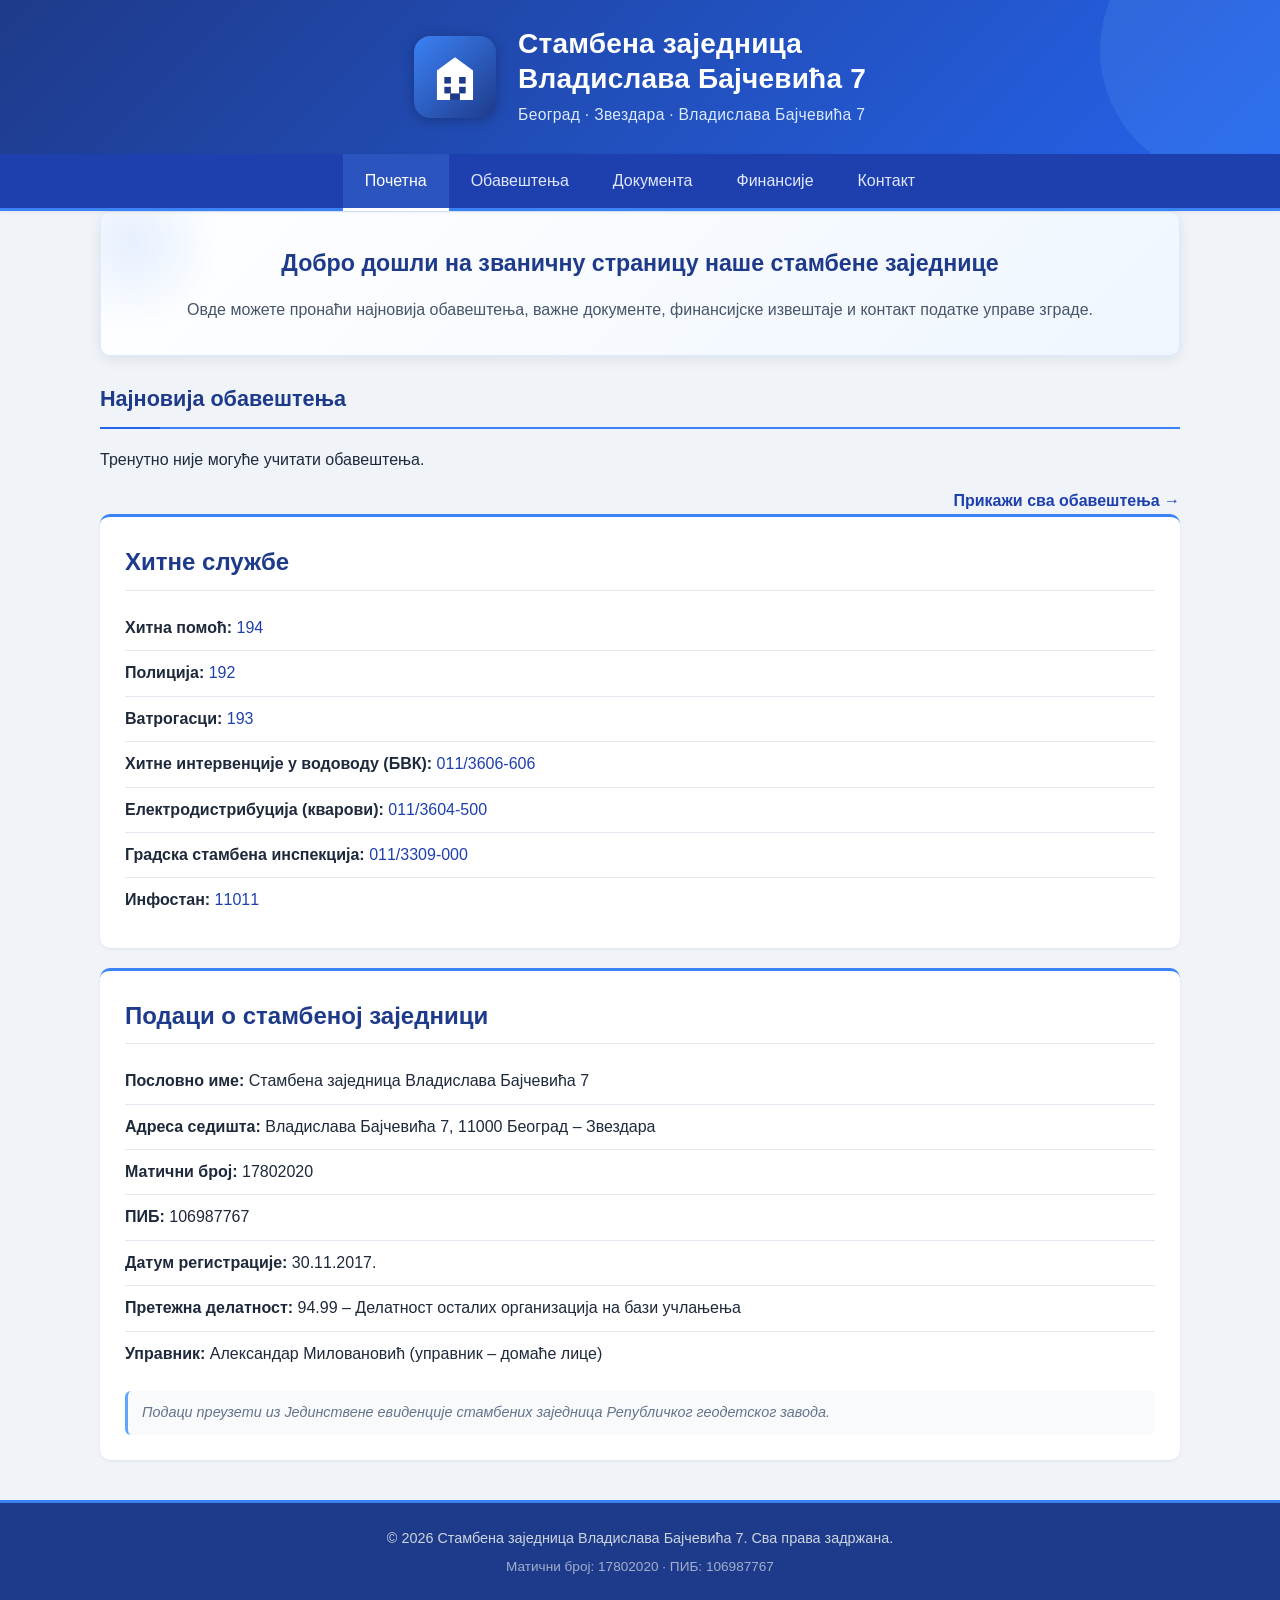
<file: index.html>
<!DOCTYPE html>
<html lang="sr">
<head>
    <meta charset="UTF-8">
    <meta name="viewport" content="width=device-width, initial-scale=1.0">
    <meta name="description" content="Званична страница Стамбене заједнице Владислава Бајчевића 7, Београд – Звездара.">
    <title>Стамбена заједница Владислава Бајчевића 7</title>
    <link rel="stylesheet" href="style.css">
    <link rel="icon" type="image/svg+xml" href="logo.svg">
</head>
<body>

<header>
    <div class="container header-content">
        <img src="logo.svg" alt="Логотип СЗ Владислава Бајчевића 7" class="logo">
        <div class="header-text">
            <h1>Стамбена заједница<br>Владислава Бајчевића 7</h1>
            <p class="location">Београд · Звездара · Владислава Бајчевића 7</p>
        </div>
    </div>
</header>

<nav>
    <div class="container">
        <ul>
            <li><a href="index.html" class="active">Почетна</a></li>
            <!-- <li><a href="o-zgradi.html">О згради</a></li> -->
            <li><a href="obavestenja.html">Обавештења</a></li>
            <li><a href="dokumenta.html">Документа</a></li>
            <li><a href="finansije.html">Финансије</a></li>
            <li><a href="kontakt.html">Контакт</a></li>
        </ul>
    </div>
</nav>

<main class="container">

    <section class="hero">
        <h2>Добро дошли на званичну страницу наше стамбене заједнице</h2>
        <p>Овде можете пронаћи најновија обавештења, важне документе, финансијске извештаје и контакт податке управе зграде.</p>
    </section>

    <section>
        <h2 class="section-title">Најновија обавештења</h2>
        <div id="lista-obavestenja">
            <p class="ucitavanje">Учитавање обавештења…</p>
        </div>
        <p class="arhiva-link"><a href="obavestenja.html">Прикажи сва обавештења →</a></p>
    </section>

<section class="info-box">
        <h2>Хитне службе</h2>
        <ul>
            <li><strong>Хитна помоћ:</strong> <a href="tel:194">194</a></li>
            <li><strong>Полиција:</strong> <a href="tel:192">192</a></li>
            <li><strong>Ватрогасци:</strong> <a href="tel:193">193</a></li>
            <li><strong>Хитне интервенције у водоводу (БВК):</strong> <a href="tel:0113606606">011/3606-606</a></li>
            <li><strong>Електродистрибуција (кварови):</strong> <a href="tel:0113604500">011/3604-500</a></li>
            <li><strong>Градска стамбена инспекција:</strong> <a href="tel:0113309000">011/3309-000</a></li>
            <li><strong>Инфостан:</strong> <a href="tel:11011">11011</a></li>
        </ul>
    </section>



    
    <section class="info-box">
        <h2>Подаци о стамбеној заједници</h2>
        <ul>
            <li><strong>Пословно име:</strong> Стамбена заједница Владислава Бајчевића 7</li>
            <li><strong>Адреса седишта:</strong> Владислава Бајчевића 7, 11000 Београд – Звездара</li>
            <li><strong>Матични број:</strong> 17802020</li>
            <li><strong>ПИБ:</strong> 106987767</li>
            <li><strong>Датум регистрације:</strong> 30.11.2017.</li>
            <li><strong>Претежна делатност:</strong> 94.99 – Делатност осталих организација на бази учлањења</li>
            <li><strong>Управник:</strong> Александар Миловановић (управник – домаће лице)</li>
        </ul>
        <p class="napomena">Подаци преузети из Јединствене евиденције стамбених заједница Републичког геодетског завода.</p>
    </section>

</main>

<footer>
    <div class="container">
        <p>© 2026 Стамбена заједница Владислава Бајчевића 7. Сва права задржана.</p>
        <p class="small">Матични број: 17802020 · ПИБ: 106987767</p>
    </div>
</footer>

<script>
const GITHUB_REPO = "szvb7/szvb7.github.io";
const GITHUB_BRANCH = "main";
const CONTENT_FOLDER = "content/obavestenja";

document.addEventListener('DOMContentLoaded', async () => {
    const container = document.getElementById('lista-obavestenja');
    if (!container) return;

    try {
        const apiUrl = `https://api.github.com/repos/${GITHUB_REPO}/contents/${CONTENT_FOLDER}?ref=${GITHUB_BRANCH}`;
        const response = await fetch(apiUrl);

        if (!response.ok) {
            container.innerHTML = '<p class="ucitavanje">Тренутно нема обавештења.</p>';
            return;
        }

        const fajlovi = await response.json();
        const mdFajlovi = fajlovi.filter(f => f.name.endsWith('.md'));

        if (mdFajlovi.length === 0) {
            container.innerHTML = '<p class="ucitavanje">Тренутно нема обавештења.</p>';
            return;
        }

        const obavestenja = [];

        for (const fajl of mdFajlovi) {
            const rawResponse = await fetch(fajl.download_url);
            const tekst = await rawResponse.text();
            const parsed = parsirajMarkdown(tekst);
            if (parsed && parsed.naslov) {
                obavestenja.push(parsed);
            }
        }

        // Sortiranje po datumu (najnovije prvo)
        obavestenja.sort((a, b) => {
            const da = new Date(a.datum || 0);
            const db = new Date(b.datum || 0);
            return db - da;
        });

        // Prikazujemo samo prvih 5 na početnoj
        const zaPrikaz = obavestenja.slice(0, 5);

        if (zaPrikaz.length === 0) {
            container.innerHTML = '<p class="ucitavanje">Тренутно нема обавештења.</p>';
            return;
        }

        container.innerHTML = '';
        zaPrikaz.forEach(ob => {
            const article = document.createElement('article');
            article.className = 'obavestenje';

            const datumPrikaz = ob.datum
                ? new Date(ob.datum).toLocaleDateString('sr-RS', { day: 'numeric', month: 'long', year: 'numeric' })
                : '';

            article.innerHTML = `
                <h3>${escapeHtml(ob.naslov)}</h3>
                ${datumPrikaz ? `<p class="datum">${datumPrikaz}</p>` : ''}
                <div class="tekst-obavestenja">${formatirajTekst(ob.tekst)}</div>
            `;
            container.appendChild(article);
        });

    } catch (error) {
        console.error('Грешка при учитавању обавештења:', error);
        container.innerHTML = '<p class="ucitavanje">Тренутно није могуће учитати обавештења.</p>';
    }
});

function parsirajMarkdown(tekst) {
    const match = tekst.match(/^---\s*\n([\s\S]*?)\n---\s*\n([\s\S]*)$/);
    if (!match) return null;
    const meta = match[1];
    const telo = match[2].trim();
    const naslovMatch = meta.match(/^title:\s*["']?(.*?)["']?\s*$/m);
    const datumMatch = meta.match(/^date:\s*["']?(.*?)["']?\s*$/m);
    return {
        naslov: naslovMatch ? naslovMatch[1] : null,
        datum: datumMatch ? datumMatch[1] : null,
        tekst: telo
    };
}

function formatirajTekst(tekst) {
    if (!tekst) return '';
    let html = escapeHtml(tekst);
    html = html.replace(/\*\*(.+?)\*\*/g, '<strong>$1</strong>');
    html = html.replace(/(^|[^*])\*([^*\n]+?)\*/g, '$1<em>$2</em>');
    html = html.replace(/\[([^\]]+)\]\(([^)]+)\)/g, '<a href="$2" target="_blank" rel="noopener">$1</a>');
    html = html.replace(/!\[([^\]]*)\]\(([^)]+)\)/g, '<img src="$2" alt="$1" class="slika-u-obavestenju">');
    const pasusi = html.split(/\n{2,}/);
    return pasusi.map(p => `<p>${p.replace(/\n/g, '<br>')}</p>`).join('');
}

function escapeHtml(text) {
    if (!text) return '';
    const div = document.createElement('div');
    div.textContent = text;
    return div.innerHTML;
}
</script>

</body>
</html>
</file>
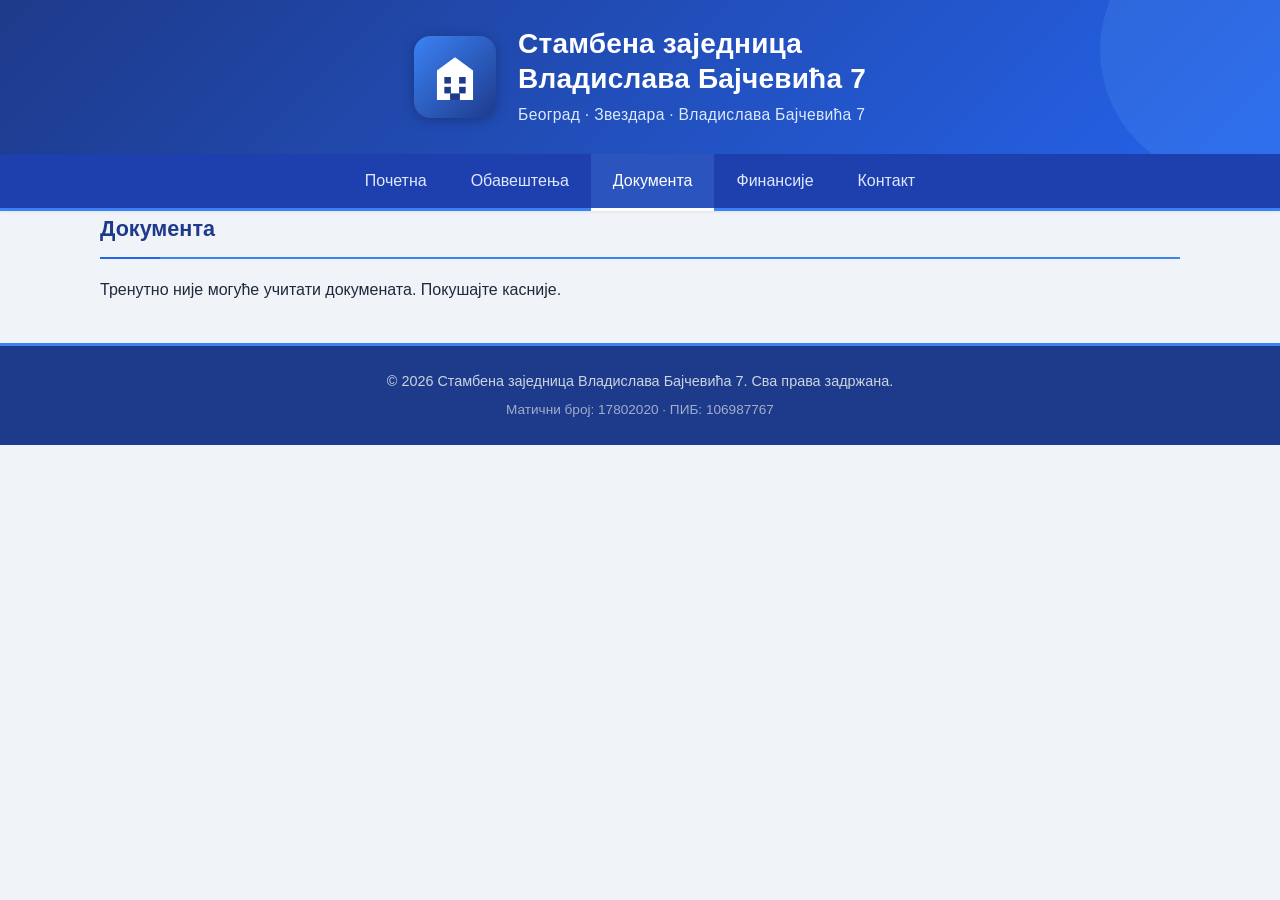
<file: dokumenta.html>
<!DOCTYPE html>
<html lang="sr">
<head>
    <meta charset="UTF-8">
    <meta name="viewport" content="width=device-width, initial-scale=1.0">
    <meta name="description" content="Документа Стамбене заједнице Владислава Бајчевића 7.">
    <title>Документа – СЗ Владислава Бајчевића 7</title>
    <link rel="stylesheet" href="style.css">
    <link rel="icon" type="image/svg+xml" href="logo.svg">
</head>
<body>

<header>
    <div class="container header-content">
        <img src="logo.svg" alt="Логотип СЗ Владислава Бајчевића 7" class="logo">
        <div class="header-text">
            <h1>Стамбена заједница<br>Владислава Бајчевића 7</h1>
            <p class="location">Београд · Звездара · Владислава Бајчевића 7</p>
        </div>
    </div>
</header>

<nav>
    <div class="container">
        <ul>
            <li><a href="index.html">Почетна</a></li>
            <!-- <li><a href="o-zgradi.html">О згради</a></li> -->
            <li><a href="obavestenja.html">Обавештења</a></li>
            <li><a href="dokumenta.html" class="active">Документа</a></li>
            <li><a href="finansije.html">Финансије</a></li>
            <li><a href="kontakt.html">Контакт</a></li>
        </ul>
    </div>
</nav>

<main class="container">

    <h2 class="section-title">Документа</h2>

    <div id="lista-dokumenata">
        <p class="ucitavanje">Учитавање докумената…</p>
    </div>

</main>

<footer>
    <div class="container">
        <p>© 2026 Стамбена заједница Владислава Бајчевића 7. Сва права задржана.</p>
        <p class="small">Матични број: 17802020 · ПИБ: 106987767</p>
    </div>
</footer>

<script>
const GITHUB_REPO = "szvb7/szvb7.github.io";
const GITHUB_BRANCH = "main";
const CONTENT_FOLDER = "content/dokumenti";

document.addEventListener('DOMContentLoaded', async () => {
    const container = document.getElementById('lista-dokumenata');
    if (!container) return;

    try {
        const apiUrl = `https://api.github.com/repos/${GITHUB_REPO}/contents/${CONTENT_FOLDER}?ref=${GITHUB_BRANCH}`;
        const response = await fetch(apiUrl);

        if (!response.ok) {
            container.innerHTML = '<p class="ucitavanje">Тренутно нема докумената.</p>';
            return;
        }

        const fajlovi = await response.json();
        const mdFajlovi = fajlovi.filter(f => f.name.endsWith('.md'));

        if (mdFajlovi.length === 0) {
            container.innerHTML = '<p class="ucitavanje">Тренутно нема докумената.</p>';
            return;
        }

        const dokumenti = [];

        for (const fajl of mdFajlovi) {
            try {
                const rawResponse = await fetch(fajl.download_url);
                const tekst = await rawResponse.text();
                const parsed = parsirajMarkdown(tekst);
                if (parsed && parsed.naslov) {
                    dokumenti.push(parsed);
                }
            } catch (err) {
                console.error(`Грешка при учитавању ${fajl.name}:`, err);
            }
        }

        if (dokumenti.length === 0) {
            container.innerHTML = '<p class="ucitavanje">Тренутно нема докумената.</p>';
            return;
        }

        // Grupisanje po kategorijama
        const kategorije = [
            "Решења регистратора",
            "Општа документа",
            "Записници са скупштина",
            "Финансијски извештаји",
            "Остало"
        ];

        const grupisano = {};
        kategorije.forEach(k => grupisano[k] = []);

        dokumenti.forEach(d => {
            const kat = d.kategorija && grupisano[d.kategorija] ? d.kategorija : "Остало";
            grupisano[kat].push(d);
        });

        // Sortiranje unutar kategorija (najnovije prvo)
        Object.values(grupisano).forEach(lista => {
            lista.sort((a, b) => {
                const da = new Date(a.datum || 0);
                const db = new Date(b.datum || 0);
                return db - da;
            });
        });

        // Prikaz
        container.innerHTML = '';

        kategorije.forEach(kat => {
            if (grupisano[kat].length === 0) return;

            const sekcija = document.createElement('section');
            sekcija.className = 'info-box';

            const naslov = document.createElement('h2');
            naslov.textContent = kat;
            sekcija.appendChild(naslov);

            const lista = document.createElement('ul');
            lista.className = 'doc-list';

            grupisano[kat].forEach(dok => {
                const li = document.createElement('li');

                const link = document.createElement('a');
                
                // Provera i ispravka putanje do PDF fajla
                let putanja = dok.fajl || '#';
                if (putanja !== '#' && !putanja.startsWith('/') && !putanja.startsWith('http')) {
                    putanja = '/' + putanja;
                }
                link.href = putanja;
                
                link.target = '_blank';
                link.rel = 'noopener';
                link.textContent = dok.naslov;

                const meta = document.createElement('span');
                meta.className = 'doc-meta';
                if (dok.napomena) {
                    meta.textContent = dok.napomena;
                } else if (dok.datum) {
                    meta.textContent = new Date(dok.datum).toLocaleDateString('sr-RS', {
                        day: 'numeric', month: 'long', year: 'numeric'
                    });
                } else {
                    meta.textContent = 'PDF';
                }

                li.appendChild(link);
                li.appendChild(meta);
                lista.appendChild(li);
            });

            sekcija.appendChild(lista);
            container.appendChild(sekcija);
        });

    } catch (error) {
        console.error('Грешка при учитавању докумената:', error);
        container.innerHTML = '<p class="ucitavanje">Тренутно није могуће учитати докумената. Покушајте касније.</p>';
    }
});

function parsirajMarkdown(tekst) {
    const match = tekst.match(/^---\s*\n([\s\S]*?)\n---\s*\n([\s\S]*)$/);
    if (!match) return null;

    const meta = match[1];

    return {
        naslov: izvuci(meta, 'title'),
        kategorija: izvuci(meta, 'kategorija'),
        datum: izvuci(meta, 'date'),
        fajl: izvuci(meta, 'fajl'),
        napomena: izvuci(meta, 'napomena')
    };
}

function izvuci(meta, polje) {
    const m = meta.match(new RegExp('^' + polje + ':\\s*["\']?(.*?)["\']?\\s*$', 'm'));
    return m ? m[1] : null;
}
</script>

</body>
</html>
</file>
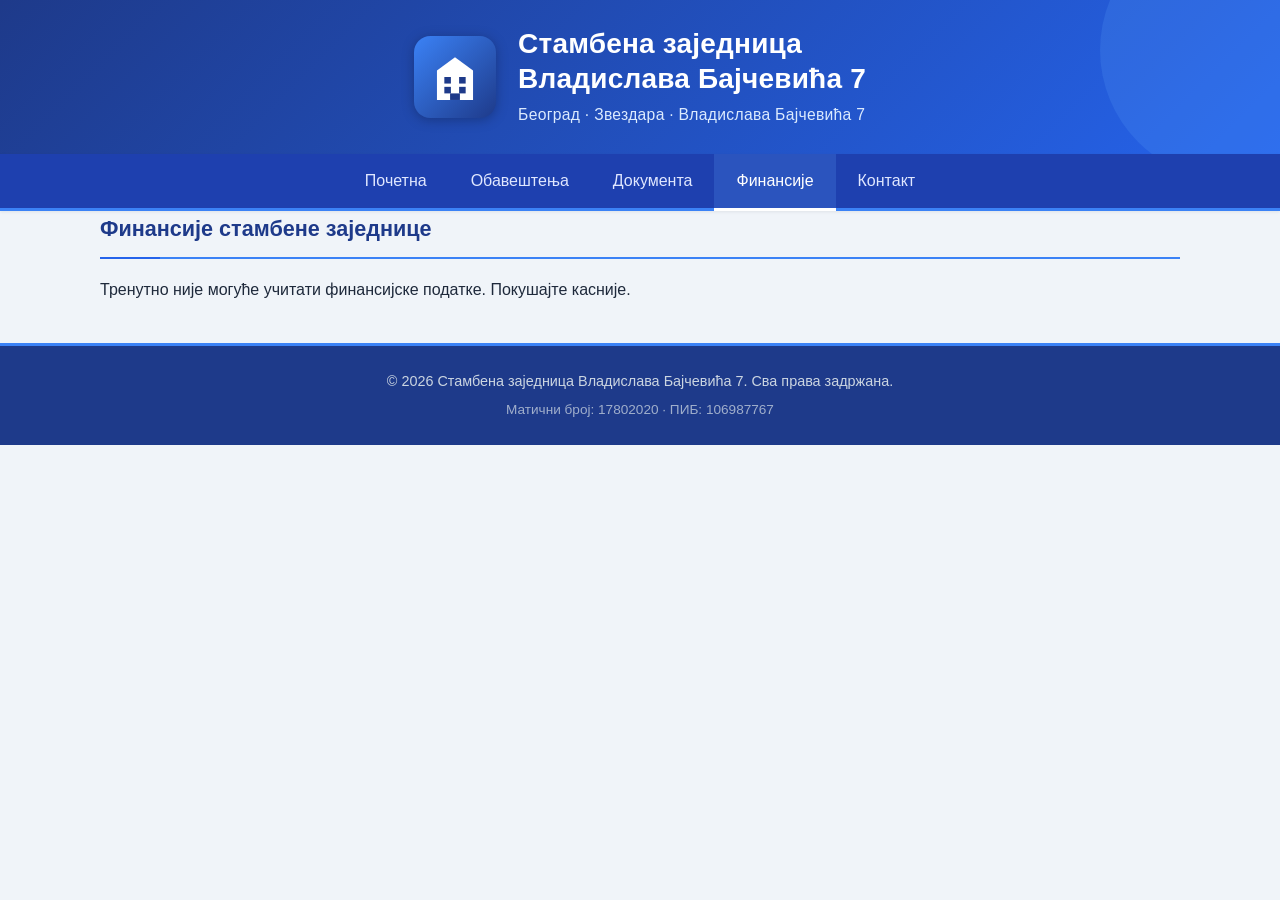
<file: finansije.html>
<!DOCTYPE html>
<html lang="sr">
<head>
    <meta charset="UTF-8">
    <meta name="viewport" content="width=device-width, initial-scale=1.0">
    <title>Финансије – СЗ Владислава Бајчевића 7</title>
    <link rel="stylesheet" href="style.css">
    <link rel="icon" type="image/svg+xml" href="logo.svg">
</head>
<body>

<header>
    <div class="container header-content">
        <img src="logo.svg" alt="Логотип СЗ Владислава Бајчевића 7" class="logo">
        <div class="header-text">
            <h1>Стамбена заједница<br>Владислава Бајчевића 7</h1>
            <p class="location">Београд · Звездара · Владислава Бајчевића 7</p>
        </div>
    </div>
</header>

<nav>
    <div class="container">
        <ul>
            <li><a href="index.html">Почетна</a></li>
            <!-- <li><a href="o-zgradi.html">О згради</a></li> -->
            <li><a href="obavestenja.html">Обавештења</a></li>
            <li><a href="dokumenta.html">Документа</a></li>
            <li><a href="finansije.html" class="active">Финансије</a></li>
            <li><a href="kontakt.html">Контакт</a></li>
        </ul>
    </div>
</nav>

<main class="container">

    <h2 class="section-title">Финансије стамбене заједнице</h2>

    <div id="lista-finansija">
        <p class="ucitavanje">Учитавање финансијских података…</p>
    </div>

</main>

<footer>
    <div class="container">
        <p>© 2026 Стамбена заједница Владислава Бајчевића 7. Сва права задржана.</p>
        <p class="small">Матични број: 17802020 · ПИБ: 106987767</p>
    </div>
</footer>

<script>
const GITHUB_REPO = "szvb7/szvb7.github.io";
const GITHUB_BRANCH = "main";
const CONTENT_FOLDER = "content/finansije";

document.addEventListener('DOMContentLoaded', async () => {
    const container = document.getElementById('lista-finansija');
    if (!container) return;

    try {
        const apiUrl = `https://api.github.com/repos/${GITHUB_REPO}/contents/${CONTENT_FOLDER}?ref=${GITHUB_BRANCH}`;
        const response = await fetch(apiUrl);

        if (!response.ok) {
            container.innerHTML = '<p class="ucitavanje">Тренутно нема финансијских извештаја.</p>';
            return;
        }

        const fajlovi = await response.json();
        const mdFajlovi = fajlovi.filter(f => f.name.endsWith('.md'));

        if (mdFajlovi.length === 0) {
            container.innerHTML = '<p class="ucitavanje">Тренутно нема финансијских извештаја.</p>';
            return;
        }

        const izvestaji = [];

        for (const fajl of mdFajlovi) {
            const rawResponse = await fetch(fajl.download_url);
            const tekst = await rawResponse.text();
            const parsed = parsirajMarkdown(tekst);
            if (parsed && parsed.naslov) {
                izvestaji.push(parsed);
            }
        }

        if (izvestaji.length === 0) {
            container.innerHTML = '<p class="ucitavanje">Тренутно нема финансијских извештаја.</p>';
            return;
        }

        container.innerHTML = '';

        izvestaji.forEach(izv => {
            const sekcija = document.createElement('div');
            sekcija.className = 'info-box';

            const format = (broj) => {
                return broj ? Number(broj).toLocaleString('sr-RS') + ' RSD' : '0 RSD';
            };

            sekcija.innerHTML = `
                <h2>${escapeHtml(izv.naslov)}</h2>
                <div class="table-wrap">
                    <table class="fin">
                        <tbody>
                            <tr>
                                <td>Укупно приходи</td>
                                <td class="num">${format(izv.prihodi)}</td>
                            </tr>
                            <tr>
                                <td>Укупно расходи</td>
                                <td class="num">${format(izv.rashodi)}</td>
                            </tr>
                            <tr class="total">
                                <td>Стање на рачуну</td>
                                <td class="num">${format(izv.stanje)}</td>
                            </tr>
                        </tbody>
                    </table>
                </div>
                ${izv.opis ? `<p class="napomena" style="margin-top:15px;">${escapeHtml(izv.opis)}</p>` : ''}
            `;
            container.appendChild(sekcija);
        });

    } catch (error) {
        console.error('Greška pri učitavanju finansija:', error);
        container.innerHTML = '<p class="ucitavanje">Тренутно није могуће учитати финансијске податке. Покушајте касније.</p>';
    }
});

function parsirajMarkdown(tekst) {
    const match = tekst.match(/^---\s*\n([\s\S]*?)\n---\s*\n([\s\S]*)$/);
    if (!match) return null;

    const meta = match[1];
    return {
        naslov: izvuci(meta, 'title'),
        prihodi: izvuci(meta, 'prihodi'),
        rashodi: izvuci(meta, 'rashodi'),
        stanje: izvuci(meta, 'stanje'),
        opis: izvuci(meta, 'opis')
    };
}

function izvuci(meta, polje) {
    const m = meta.match(new RegExp('^' + polje + ':\\s*["\']?(.*?)["\']?\\s*$', 'm'));
    return m ? m[1] : null;
}

function escapeHtml(text) {
    if (!text) return '';
    const div = document.createElement('div');
    div.textContent = text;
    return div.innerHTML;
}
</script>

</body>
</html>
</file>
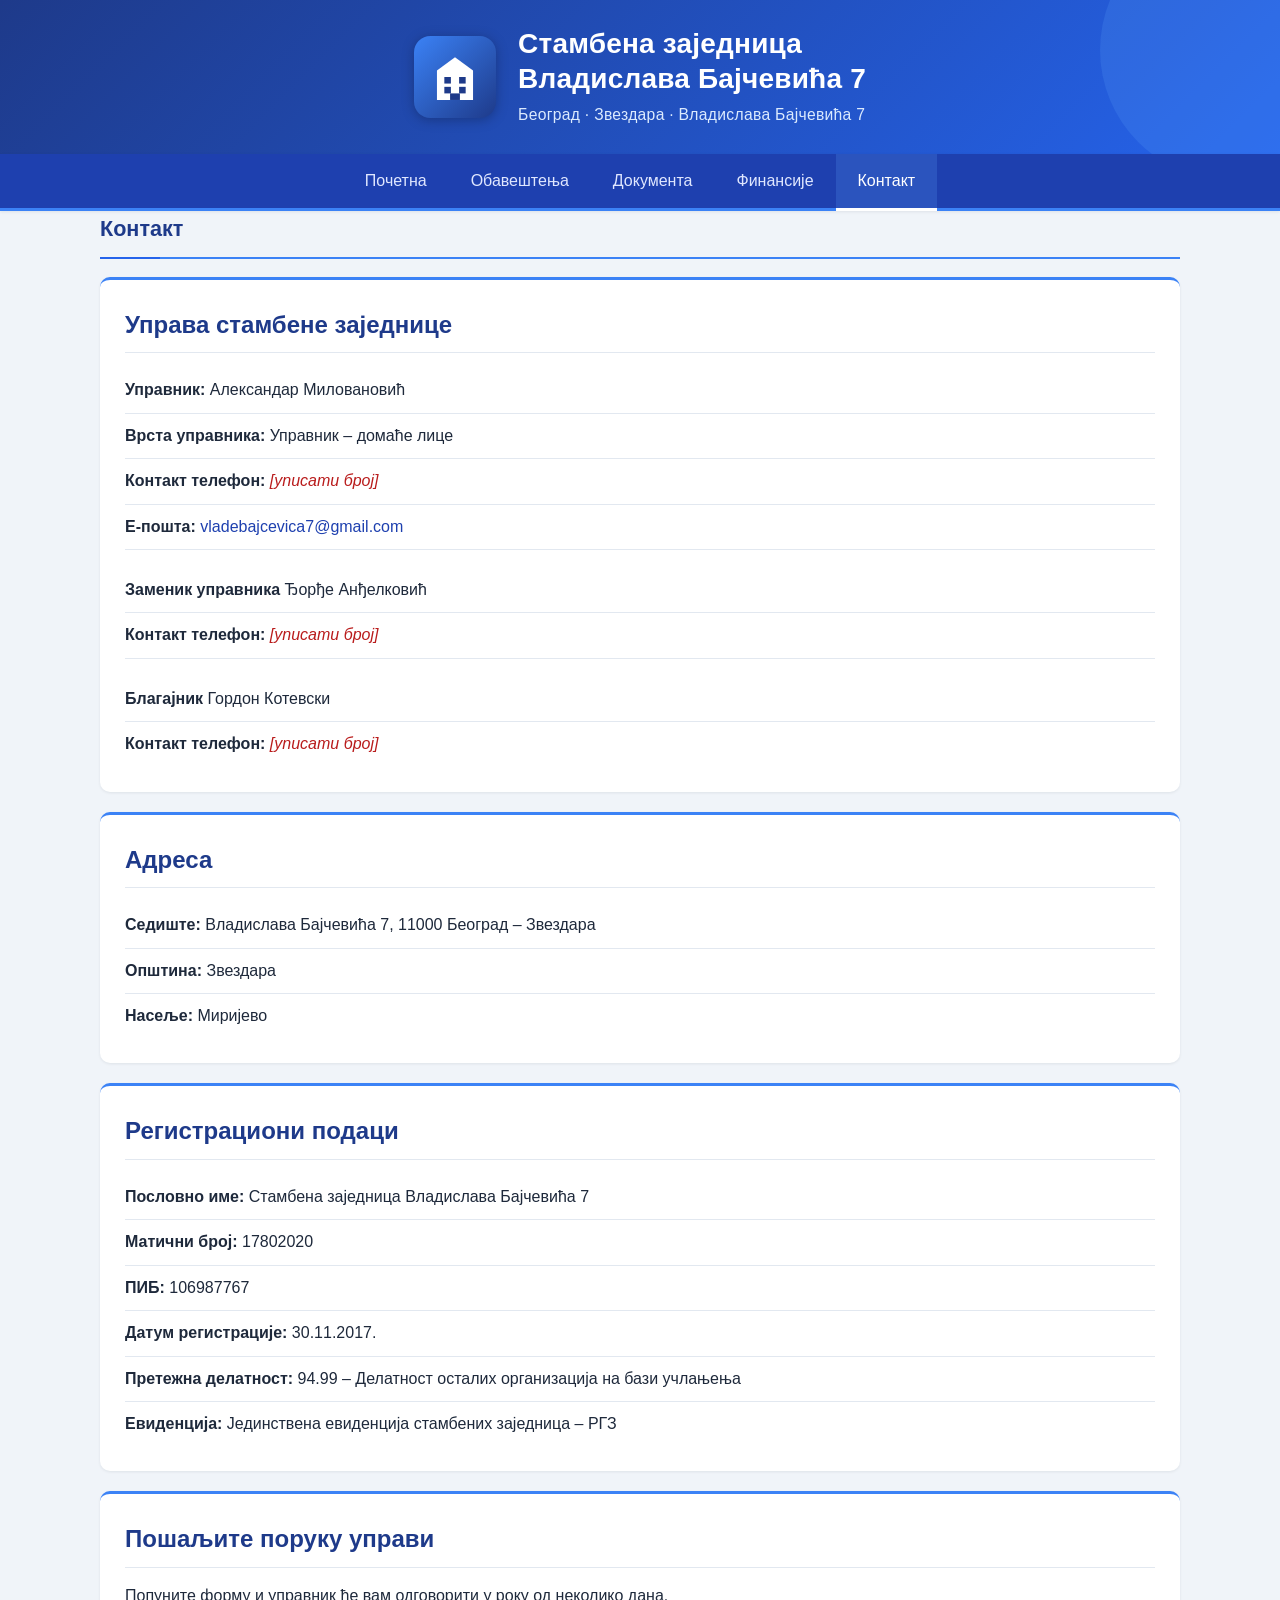
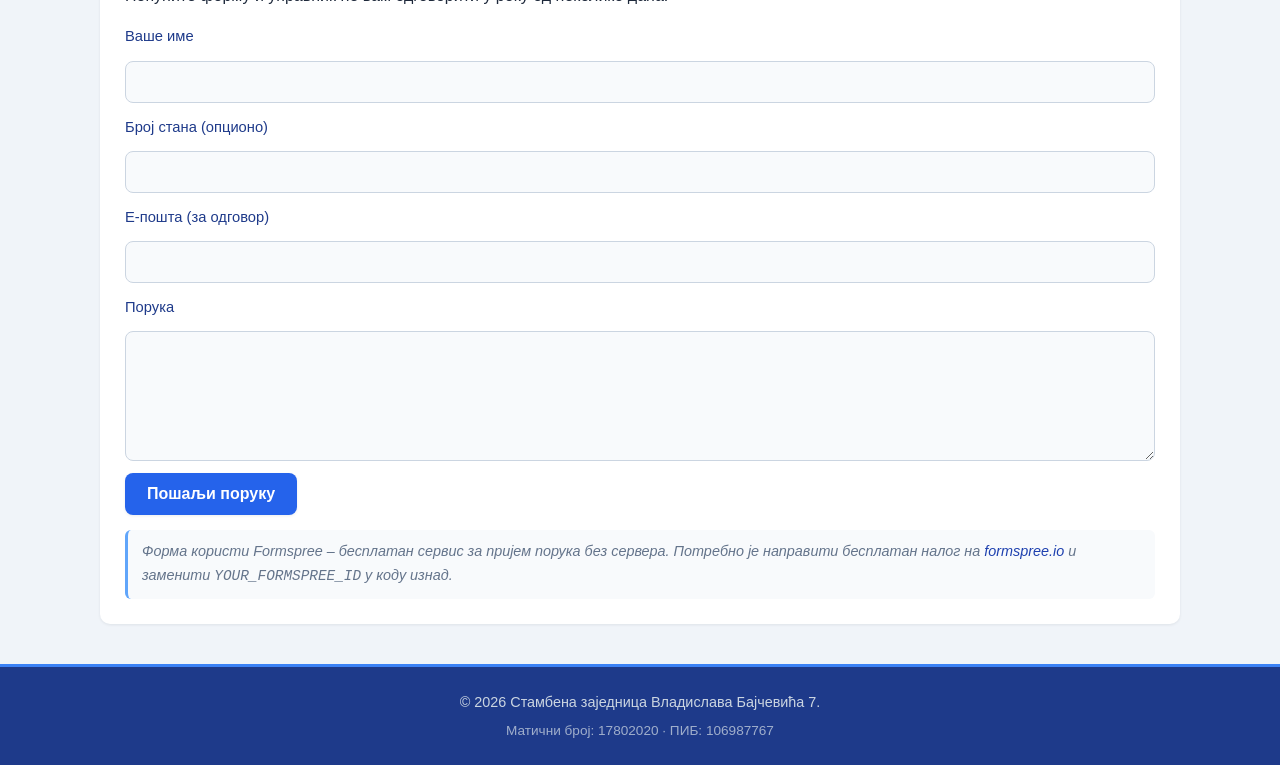
<file: kontakt.html>
<!DOCTYPE html>
<html lang="sr">
<head>
    <meta charset="UTF-8">
    <meta name="viewport" content="width=device-width, initial-scale=1.0">
    <title>Контакт – СЗ Владислава Бајчевића 7</title>
    <link rel="stylesheet" href="style.css">
    <link rel="icon" type="image/svg+xml" href="logo.svg">
</head>
<body>

<header>
    <div class="container header-content">
        <img src="logo.svg" alt="Логотип СЗ Владислава Бајчевића 7" class="logo">
        <div class="header-text">
            <h1>Стамбена заједница<br>Владислава Бајчевића 7</h1>
            <p class="location">Београд · Звездара · Владислава Бајчевића 7</p>
        </div>
    </div>
</header>

<nav>
    <div class="container">
        <ul>
            <li><a href="index.html">Почетна</a></li>
            <!-- <li><a href="o-zgradi.html">О згради</a></li> -->
            <li><a href="obavestenja.html">Обавештења</a></li>
            <li><a href="dokumenta.html">Документа</a></li>
            <li><a href="finansije.html">Финансије</a></li>
            <li><a href="kontakt.html" class="active">Контакт</a></li>
        </ul>
    </div>
</nav>

<main class="container">

    <h2 class="section-title">Контакт</h2>

    <section class="info-box">
        <h2>Управа стамбене заједнице</h2>
        <ul>
            <li><strong>Управник:</strong> Александар Миловановић</li>
            <li><strong>Врста управника:</strong> Управник – домаће лице</li>
            <li><strong>Контакт телефон:</strong> <a href="tel:+381600000000"><span class="placeholder">[уписати број]</span></a></li>
            <li><strong>Е-пошта:</strong> <a href="mailto:sz.vladislava.bajcevica7@gmail.com">vladebajcevica7@gmail.com</a></li>
            <li style="border-bottom: none; height: 15px;"></li>
            <li><strong>Заменик управника</strong> Ђорђе Анђелковић</li>
            <li><strong>Контакт телефон:</strong> <a href="tel:+381600000000"><span class="placeholder">[уписати број]</span></a></li>
            <li style="border-bottom: none; height: 15px;"></li>
            <li><strong>Благајник</strong> Гордон Котевски</li>
            <li><strong>Контакт телефон:</strong> <a href="tel:+381600000000"><span class="placeholder">[уписати број]</span></a></li>

            
        </ul>
    </section>

    <section class="info-box">
        <h2>Адреса</h2>
        <ul>
            <li><strong>Седиште:</strong> Владислава Бајчевића 7, 11000 Београд – Звездара</li>
            <li><strong>Општина:</strong> Звездара</li>
            <li><strong>Насеље:</strong> Миријево</li>
        </ul>
    </section>

    <section class="info-box">
        <h2>Регистрациони подаци</h2>
        <ul>
            <li><strong>Пословно име:</strong> Стамбена заједница Владислава Бајчевића 7</li>
            <li><strong>Матични број:</strong> 17802020</li>
            <li><strong>ПИБ:</strong> 106987767</li>
            <li><strong>Датум регистрације:</strong> 30.11.2017.</li>
            <li><strong>Претежна делатност:</strong> 94.99 – Делатност осталих организација на бази учлањења</li>
            <li><strong>Евиденција:</strong> Јединствена евиденција стамбених заједница – РГЗ</li>
        </ul>
    </section>

  

    <section class="info-box">
        <h2>Пошаљите поруку управи</h2>
        <p>Попуните форму и управник ће вам одговорити у року од неколико дана.</p>

        <!--
        ══════════════════════════════════════════════════════════════
        ФОРМА преко Formspree сервиса (бесплатан план до 50 порука/месец):
        1. Идите на https://formspree.io → Sign up (бесплатан налог)
        2. Направите нови форм → копирајте "Endpoint URL" (нпр. https://formspree.io/f/xyzabcd)
        3. У наставку замените YOUR_FORMSPREE_ID вашим ID-ом
        ══════════════════════════════════════════════════════════════
        -->

        <form class="kontakt-form" action="https://formspree.io/f/YOUR_FORMSPREE_ID" method="POST">
            <label for="ime">Ваше име</label>
            <input type="text" id="ime" name="ime" required>

            <label for="stan">Број стана (опционо)</label>
            <input type="text" id="stan" name="stan">

            <label for="email">Е-пошта (за одговор)</label>
            <input type="email" id="email" name="email" required>

            <label for="poruka">Порука</label>
            <textarea id="poruka" name="poruka" required></textarea>

            <button type="submit">Пошаљи поруку</button>
        </form>

        <p class="napomena"><em>Форма користи Formspree – бесплатан сервис за пријем порука без сервера. Потребно је направити бесплатан налог на <a href="https://formspree.io" target="_blank" rel="noopener">formspree.io</a> и заменити <code>YOUR_FORMSPREE_ID</code> у коду изнад.</em></p>
    </section>

</main>

<footer>
    <div class="container">
        <p>© 2026 Стамбена заједница Владислава Бајчевића 7.</p>
        <p class="small">Матични број: 17802020 · ПИБ: 106987767</p>
    </div>
</footer>

</body>
</html>
</file>
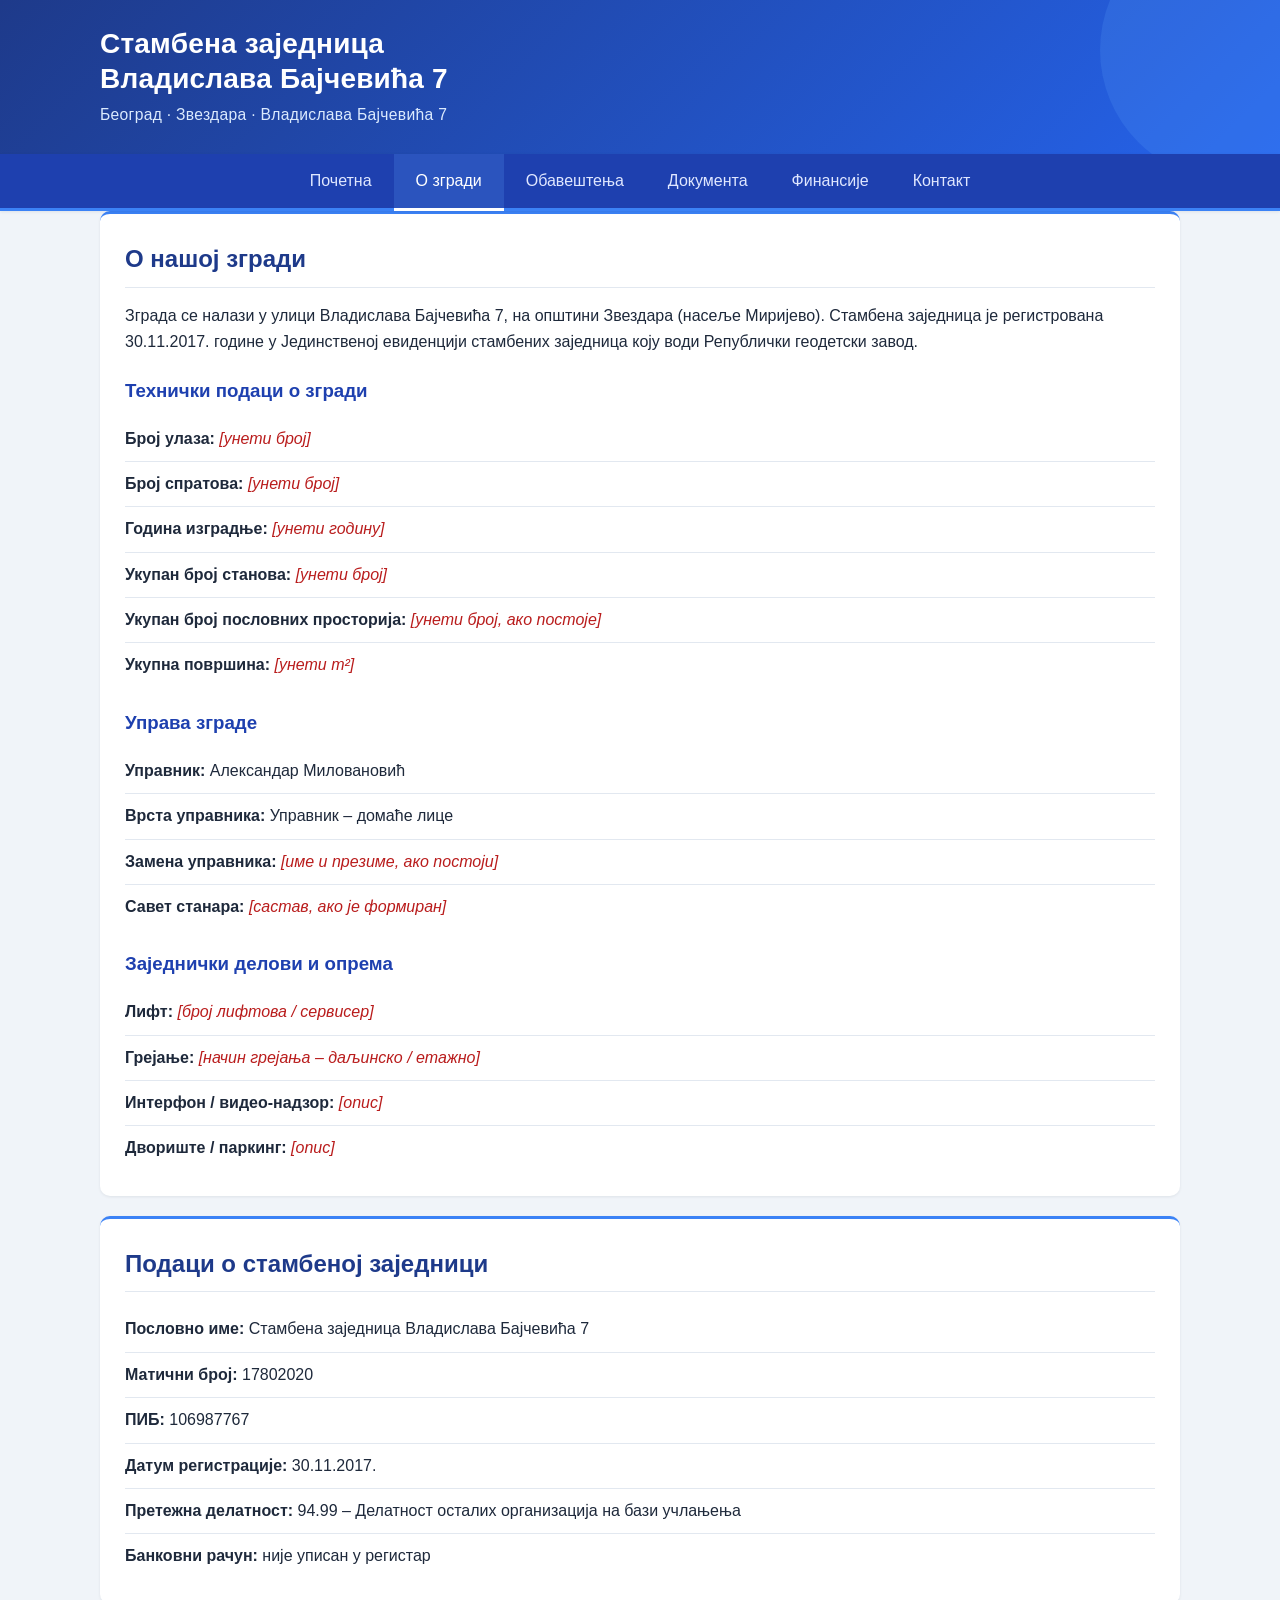
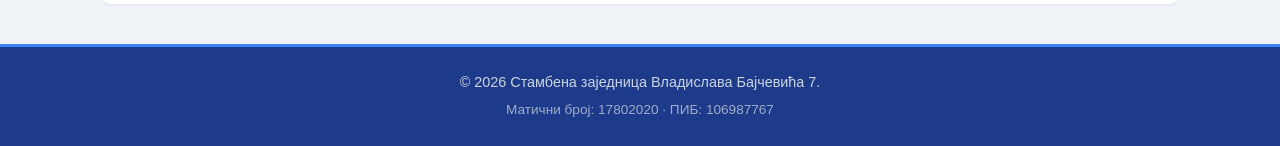
<file: o-zgradi.html>
<!DOCTYPE html>
<html lang="sr">
<head>
    <meta charset="UTF-8">
    <meta name="viewport" content="width=device-width, initial-scale=1.0">
    <title>О згради – СЗ Владислава Бајчевића 7</title>
    <link rel="stylesheet" href="style.css">
</head>
<body>

<header>
    <div class="container">
        <h1>Стамбена заједница<br>Владислава Бајчевића 7</h1>
        <p class="location">Београд · Звездара · Владислава Бајчевића 7</p>
    </div>
</header>

<nav>
    <div class="container">
        <ul>
            <li><a href="index.html">Почетна</a></li>
            <li><a href="o-zgradi.html" class="active">О згради</a></li>
            <li><a href="obavestenja.html">Обавештења</a></li>
            <li><a href="dokumenta.html">Документа</a></li>
            <li><a href="finansije.html">Финансије</a></li>
            <li><a href="kontakt.html">Контакт</a></li>
        </ul>
    </div>
</nav>

<main class="container">

    <section class="info-box">
        <h2>О нашој згради</h2>
        <p>Зграда се налази у улици Владислава Бајчевића 7, на општини Звездара (насеље Миријево). Стамбена заједница је регистрована 30.11.2017. године у Јединственој евиденцији стамбених заједница коју води Републички геодетски завод.</p>

        <h3>Технички подаци о згради</h3>
        <ul>
            <li><strong>Број улаза:</strong> <span class="placeholder">[унети број]</span></li>
            <li><strong>Број спратова:</strong> <span class="placeholder">[унети број]</span></li>
            <li><strong>Година изградње:</strong> <span class="placeholder">[унети годину]</span></li>
            <li><strong>Укупан број станова:</strong> <span class="placeholder">[унети број]</span></li>
            <li><strong>Укупан број пословних просторија:</strong> <span class="placeholder">[унети број, ако постоје]</span></li>
            <li><strong>Укупна површина:</strong> <span class="placeholder">[унети m²]</span></li>
        </ul>

        <h3>Управа зграде</h3>
        <ul>
            <li><strong>Управник:</strong> Александар Миловановић</li>
            <li><strong>Врста управника:</strong> Управник – домаће лице</li>
            <li><strong>Замена управника:</strong> <span class="placeholder">[име и презиме, ако постоји]</span></li>
            <li><strong>Савет станара:</strong> <span class="placeholder">[састав, ако је формиран]</span></li>
        </ul>

        <h3>Заједнички делови и опрема</h3>
        <ul>
            <li><strong>Лифт:</strong> <span class="placeholder">[број лифтова / сервисер]</span></li>
            <li><strong>Грејање:</strong> <span class="placeholder">[начин грејања – даљинско / етажно]</span></li>
            <li><strong>Интерфон / видео-надзор:</strong> <span class="placeholder">[опис]</span></li>
            <li><strong>Двориште / паркинг:</strong> <span class="placeholder">[опис]</span></li>
        </ul>
    </section>

    <section class="info-box">
        <h2>Подаци о стамбеној заједници</h2>
        <ul>
            <li><strong>Пословно име:</strong> Стамбена заједница Владислава Бајчевића 7</li>
            <li><strong>Матични број:</strong> 17802020</li>
            <li><strong>ПИБ:</strong> 106987767</li>
            <li><strong>Датум регистрације:</strong> 30.11.2017.</li>
            <li><strong>Претежна делатност:</strong> 94.99 – Делатност осталих организација на бази учлањења</li>
            <li><strong>Банковни рачун:</strong> није уписан у регистар</li>
        </ul>
    </section>

</main>

<footer>
    <div class="container">
        <p>© 2026 Стамбена заједница Владислава Бајчевића 7.</p>
        <p class="small">Матични број: 17802020 · ПИБ: 106987767</p>
    </div>
</footer>

</body>
</html>
</file>
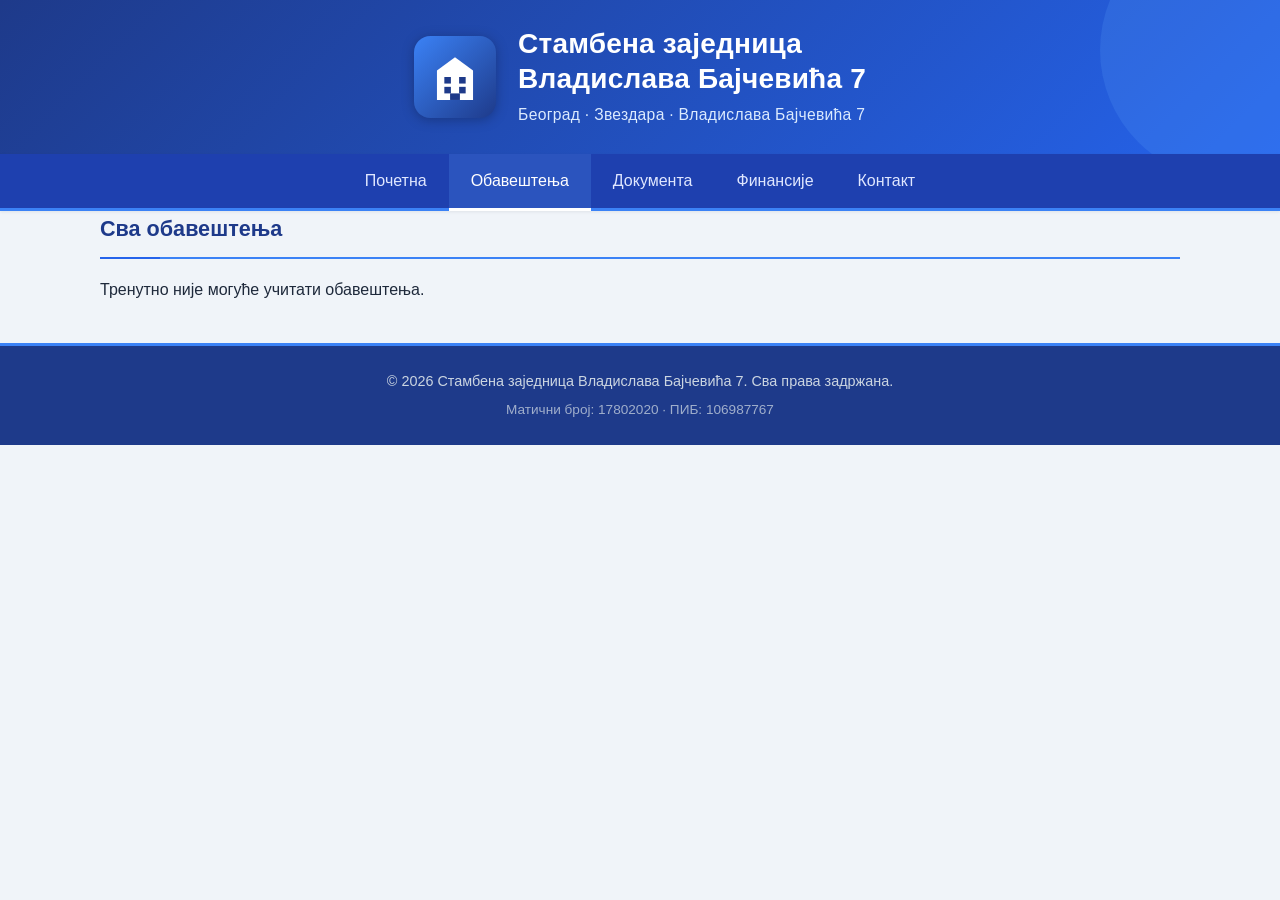
<file: obavestenja.html>
<!DOCTYPE html>
<html lang="sr">
<head>
    <meta charset="UTF-8">
    <meta name="viewport" content="width=device-width, initial-scale=1.0">
    <title>Обавештења – СЗ Владислава Бајчевића 7</title>
    <link rel="stylesheet" href="style.css">
    <link rel="icon" type="image/svg+xml" href="logo.svg">
</head>
<body>

<header>
    <div class="container header-content">
        <img src="logo.svg" alt="Логотип СЗ Владислава Бајчевића 7" class="logo">
        <div class="header-text">
            <h1>Стамбена заједница<br>Владислава Бајчевића 7</h1>
            <p class="location">Београд · Звездара · Владислава Бајчевића 7</p>
        </div>
    </div>
</header>

<nav>
    <div class="container">
        <ul>
            <li><a href="index.html">Почетна</a></li>
            <!-- <li><a href="o-zgradi.html">О згради</a></li> -->
            <li><a href="obavestenja.html" class="active">Обавештења</a></li>
            <li><a href="dokumenta.html">Документа</a></li>
            <li><a href="finansije.html">Финансије</a></li>
            <li><a href="kontakt.html">Контакт</a></li>
        </ul>
    </div>
</nav>

<main class="container">

    <h2 class="section-title">Сва обавештења</h2>

    <div id="lista-obavestenja">
        <p class="ucitavanje">Учитавање обавештења…</p>
    </div>   
</main>



    
<footer>
    <div class="container">
        <p>© 2026 Стамбена заједница Владислава Бајчевића 7. Сва права задржана.</p>
        <p class="small">Матични број: 17802020 · ПИБ: 106987767</p>
    </div>
</footer>

<script>
const GITHUB_REPO = "szvb7/szvb7.github.io";
const GITHUB_BRANCH = "main";
const CONTENT_FOLDER = "content/obavestenja";

document.addEventListener('DOMContentLoaded', async () => {
    const container = document.getElementById('lista-obavestenja');
    if (!container) return;

    try {
        const apiUrl = `https://api.github.com/repos/${GITHUB_REPO}/contents/${CONTENT_FOLDER}?ref=${GITHUB_BRANCH}`;
        const response = await fetch(apiUrl);

        if (!response.ok) {
            container.innerHTML = '<p class="ucitavanje">Тренутно нема обавештења.</p>';
            return;
        }

        const fajlovi = await response.json();
        const mdFajlovi = fajlovi.filter(f => f.name.endsWith('.md'));

        if (mdFajlovi.length === 0) {
            container.innerHTML = '<p class="ucitavanje">Тренутно нема обавештења.</p>';
            return;
        }

        const obavestenja = [];

        for (const fajl of mdFajlovi) {
            const rawResponse = await fetch(fajl.download_url);
            const tekst = await rawResponse.text();
            const parsed = parsirajMarkdown(tekst);
            if (parsed && parsed.naslov) {
                obavestenja.push(parsed);
            }
        }

        obavestenja.sort((a, b) => {
            const da = new Date(a.datum || 0);
            const db = new Date(b.datum || 0);
            return db - da;
        });

        if (obavestenja.length === 0) {
            container.innerHTML = '<p class="ucitavanje">Тренутно нема обавештења.</p>';
            return;
        }

        container.innerHTML = '';
        obavestenja.forEach(ob => {
            const article = document.createElement('article');
            article.className = 'obavestenje';

            const datumPrikaz = ob.datum
                ? new Date(ob.datum).toLocaleDateString('sr-RS', { day: 'numeric', month: 'long', year: 'numeric' })
                : '';

            article.innerHTML = `
                <h3>${escapeHtml(ob.naslov)}</h3>
                ${datumPrikaz ? `<p class="datum">${datumPrikaz}</p>` : ''}
                <div class="tekst-obavestenja">${formatirajTekst(ob.tekst)}</div>
            `;
            container.appendChild(article);
        });

    } catch (error) {
        console.error('Грешка при учитавању обавештења:', error);
        container.innerHTML = '<p class="ucitavanje">Тренутно није могуће учитати обавештења.</p>';
    }
});

function parsirajMarkdown(tekst) {
    const match = tekst.match(/^---\s*\n([\s\S]*?)\n---\s*\n([\s\S]*)$/);
    if (!match) return null;
    const meta = match[1];
    const telo = match[2].trim();
    const naslovMatch = meta.match(/^title:\s*["']?(.*?)["']?\s*$/m);
    const datumMatch = meta.match(/^date:\s*["']?(.*?)["']?\s*$/m);
    return {
        naslov: naslovMatch ? naslovMatch[1] : null,
        datum: datumMatch ? datumMatch[1] : null,
        tekst: telo
    };
}

function formatirajTekst(tekst) {
    if (!tekst) return '';
    let html = escapeHtml(tekst);
    html = html.replace(/\*\*(.+?)\*\*/g, '<strong>$1</strong>');
    html = html.replace(/(^|[^*])\*([^*\n]+?)\*/g, '$1<em>$2</em>');
    html = html.replace(/\[([^\]]+)\]\(([^)]+)\)/g, '<a href="$2" target="_blank" rel="noopener">$1</a>');
    html = html.replace(/!\[([^\]]*)\]\(([^)]+)\)/g, '<img src="$2" alt="$1" class="slika-u-obavestenju">');
    const pasusi = html.split(/\n{2,}/);
    return pasusi.map(p => `<p>${p.replace(/\n/g, '<br>')}</p>`).join('');
}

function escapeHtml(text) {
    if (!text) return '';
    const div = document.createElement('div');
    div.textContent = text;
    return div.innerHTML;
}
</script>

</body>
</html>
</file>
<file: style.css>
/* ==========================================================
   СТИЛ ЗА САЈТ СТАМБЕНЕ ЗАЈЕДНИЦЕ ВЛАДИСЛАВА БАЈЧЕВИЋА 7
   Плава тема · верзија 2
   ========================================================== */

:root {
    --primary-dark: #1e3a8a;
    --primary: #1e40af;
    --primary-mid: #2563eb;
    --primary-light: #3b82f6;
    --accent: #60a5fa;
    --bg: #f0f4f9;
    --bg-card: #ffffff;
    --text: #1e293b;
    --text-muted: #64748b;
    --border: #e2e8f0;
    --success: #059669;
    --danger: #b91c1c;
    --radius: 10px;
    --shadow-sm: 0 1px 3px rgba(15, 23, 42, 0.08);
    --shadow-md: 0 4px 14px rgba(15, 23, 42, 0.08);
    --shadow-lg: 0 10px 30px rgba(15, 23, 42, 0.12);
}

* { margin: 0; padding: 0; box-sizing: border-box; }

body {
    font-family: 'Segoe UI', Tahoma, Geneva, Verdana, sans-serif;
    background-color: var(--bg);
    color: var(--text);
    line-height: 1.65;
}

.container { max-width: 1120px; margin: 0 auto; padding: 0 20px; }

/* ---------- ЗАГЛАВЉЕ ---------- */
header {
    background: linear-gradient(135deg, var(--primary-dark) 0%, var(--primary-mid) 100%);
    color: #fff;
    padding: 26px 0;
    box-shadow: var(--shadow-md);
    position: relative;
    overflow: hidden;
}
header::before {
    content: "";
    position: absolute;
    top: -80px; right: -80px;
    width: 260px; height: 260px;
    border-radius: 50%;
    background: rgba(96, 165, 250, 0.18);
    pointer-events: none;
}

.header-content {
    display: flex;
    align-items: center;
    justify-content: center;
    gap: 22px;
    flex-wrap: wrap;
    position: relative;
    z-index: 1;
    text-align: left;
}

.logo {
    width: 82px;
    height: 82px;
    flex-shrink: 0;
    filter: drop-shadow(0 2px 6px rgba(0,0,0,0.25));
}

.header-text { text-align: left; }
header h1 {
    font-size: 1.75rem;
    line-height: 1.25;
    margin-bottom: 6px;
    font-weight: 700;
    letter-spacing: 0.2px;
}
.location {
    font-size: 0.98rem;
    color: #dbeafe;
    letter-spacing: 0.3px;
}

/* ---------- НАВИГАЦИЈА ---------- */
nav {
    background-color: var(--primary);
    box-shadow: var(--shadow-sm);
    position: sticky;
    top: 0;
    z-index: 100;
    border-bottom: 3px solid var(--primary-light);
}
nav ul {
    list-style: none;
    display: flex;
    justify-content: center;
    flex-wrap: wrap;
}
nav ul li a {
    display: block;
    color: #e0e7ff;
    padding: 14px 22px;
    text-decoration: none;
    font-weight: 500;
    transition: background 0.25s, color 0.25s;
    border-bottom: 3px solid transparent;
    margin-bottom: -3px;
}
nav ul li a:hover {
    background-color: rgba(96, 165, 250, 0.15);
    color: #fff;
}
nav ul li a.active {
    color: #fff;
    border-bottom-color: #fff;
    background-color: rgba(96, 165, 250, 0.2);
}

/* ---------- ГЛАВНИ САДРЖАЈ ---------- */
main { padding: 32px 0; }

h2 { color: var(--primary-dark); }
h3 { color: var(--primary); }

.section-title {
    color: var(--primary-dark);
    margin-bottom: 18px;
    padding-bottom: 10px;
    border-bottom: 2px solid var(--primary-light);
    font-size: 1.35rem;
    position: relative;
}
.section-title::after {
    content: "";
    position: absolute;
    left: 0; bottom: -2px;
    width: 60px; height: 2px;
    background-color: var(--primary-mid);
}

/* ---------- HERO ---------- */
.hero {
    background: linear-gradient(135deg, #ffffff 0%, #eff6ff 100%);
    padding: 32px;
    border-radius: var(--radius);
    margin-bottom: 25px;
    box-shadow: var(--shadow-md);
    text-align: center;
    border: 1px solid #dbeafe;
    position: relative;
    overflow: hidden;
}
.hero::before {
    content: "";
    position: absolute;
    top: -60px; left: -60px;
    width: 180px; height: 180px;
    background: radial-gradient(circle, rgba(59, 130, 246, 0.12), transparent 70%);
    pointer-events: none;
}
.hero h2 {
    margin-bottom: 14px;
    font-size: 1.45rem;
    color: var(--primary-dark);
    position: relative;
}
.hero p { color: #475569; position: relative; }

/* ---------- ОБАВЕШТЕЊА ---------- */
.obavestenje {
    background: var(--bg-card);
    padding: 20px 22px;
    border-radius: var(--radius);
    margin-bottom: 15px;
    box-shadow: var(--shadow-sm);
    border-left: 4px solid var(--primary-light);
    transition: transform 0.2s, box-shadow 0.2s;
}
.obavestenje:hover {
    transform: translateY(-1px);
    box-shadow: var(--shadow-md);
}
.obavestenje h3 {
    color: var(--primary-dark);
    margin-bottom: 5px;
    font-size: 1.1rem;
}
.datum {
    font-size: 0.88rem;
    color: var(--text-muted);
    margin-bottom: 10px;
    display: inline-block;
    padding: 2px 10px;
    background: #eff6ff;
    border-radius: 20px;
}

.arhiva-link { margin-top: 15px; text-align: right; }
.arhiva-link a {
    color: var(--primary);
    font-weight: 600;
    text-decoration: none;
    transition: color 0.2s;
}
.arhiva-link a:hover { color: var(--primary-mid); text-decoration: underline; }

/* ---------- ИНФО КУТИЈЕ ---------- */
.info-box {
    background: var(--bg-card);
    padding: 25px;
    border-radius: var(--radius);
    margin-bottom: 20px;
    box-shadow: var(--shadow-sm);
    border-top: 3px solid var(--primary-light);
}
.info-box h2 {
    margin-bottom: 15px;
    padding-bottom: 8px;
    border-bottom: 1px solid var(--border);
}
.info-box h3 { margin: 20px 0 10px; }
.info-box ul { list-style: none; }
.info-box ul li {
    padding: 9px 0;
    border-bottom: 1px solid var(--border);
}
.info-box ul li:last-child { border-bottom: none; }
.info-box a {
    color: var(--primary);
    text-decoration: none;
    transition: color 0.2s;
}
.info-box a:hover { color: var(--primary-mid); text-decoration: underline; }

.placeholder { color: var(--danger); font-style: italic; }
.napomena {
    margin-top: 15px;
    font-size: 0.9rem;
    color: var(--text-muted);
    font-style: italic;
    padding: 10px 14px;
    background: #f8fafc;
    border-radius: 6px;
    border-left: 3px solid var(--accent);
}

/* ---------- ЛИСТА ДОКУМЕНАТА ---------- */
.doc-list { list-style: none; padding: 0; }
.doc-list li {
    display: flex;
    justify-content: space-between;
    align-items: center;
    gap: 15px;
    padding: 12px 0;
    border-bottom: 1px solid var(--border);
}
.doc-list li:last-child { border-bottom: none; }
.doc-list a {
    color: var(--primary);
    font-weight: 500;
    text-decoration: none;
    flex: 1;
    transition: color 0.2s;
}
.doc-list a:hover { color: var(--primary-mid); text-decoration: underline; }
.doc-list a::before { content: "📄 "; margin-right: 6px; }
.doc-meta { font-size: 0.85rem; color: var(--text-muted); white-space: nowrap; }

/* ---------- ГАЛЕРИЈА СЛИКА ---------- */
.galerija-grid {
    display: grid;
    grid-template-columns: repeat(auto-fit, minmax(240px, 1fr));
    gap: 15px;
    margin-top: 15px;
}
.galerija-grid figure {
    background: var(--bg-card);
    border-radius: var(--radius);
    overflow: hidden;
    box-shadow: var(--shadow-sm);
    transition: transform 0.25s, box-shadow 0.25s;
    margin: 0;
}
.galerija-grid figure:hover {
    transform: translateY(-3px);
    box-shadow: var(--shadow-lg);
}
.galerija-grid img {
    width: 100%;
    height: 200px;
    object-fit: cover;
    display: block;
    background: #dbeafe;
}
.galerija-grid figcaption {
    padding: 10px 14px;
    font-size: 0.9rem;
    color: var(--text-muted);
    text-align: center;
    border-top: 1px solid var(--border);
}

/* ---------- ТАБЕЛА (финансије) ---------- */
.table-wrap { overflow-x: auto; }
table.fin {
    width: 100%;
    border-collapse: collapse;
    margin-top: 10px;
    font-size: 0.95rem;
    background: var(--bg-card);
}
table.fin th, table.fin td {
    padding: 11px 14px;
    border-bottom: 1px solid var(--border);
    text-align: left;
}
table.fin th {
    background-color: #dbeafe;
    color: var(--primary-dark);
    font-weight: 600;
}
table.fin tr:hover { background-color: #f8fafc; }
table.fin td.num { text-align: right; font-variant-numeric: tabular-nums; }
table.fin tr.total {
    font-weight: 700;
    background-color: #eff6ff;
    border-top: 2px solid var(--primary-light);
    color: var(--primary-dark);
}

/* ---------- КОНТАКТ ФОРМА ---------- */
form.kontakt-form {
    display: flex;
    flex-direction: column;
    gap: 12px;
    margin-top: 15px;
}
form.kontakt-form label {
    font-weight: 500;
    color: var(--primary-dark);
    font-size: 0.92rem;
}
form.kontakt-form input,
form.kontakt-form textarea {
    padding: 11px 14px;
    border: 1px solid #cbd5e1;
    border-radius: 8px;
    font-family: inherit;
    font-size: 1rem;
    background: #f8fafc;
    transition: border-color 0.2s, background 0.2s;
}
form.kontakt-form input:focus,
form.kontakt-form textarea:focus {
    outline: none;
    border-color: var(--primary-light);
    background: #fff;
    box-shadow: 0 0 0 3px rgba(59, 130, 246, 0.15);
}
form.kontakt-form textarea { min-height: 130px; resize: vertical; }
form.kontakt-form button {
    background-color: var(--primary-mid);
    color: #fff;
    border: none;
    padding: 12px 22px;
    border-radius: 8px;
    font-size: 1rem;
    font-weight: 600;
    cursor: pointer;
    transition: background 0.25s, transform 0.1s;
    align-self: flex-start;
    box-shadow: var(--shadow-sm);
}
form.kontakt-form button:hover { background-color: var(--primary); }
form.kontakt-form button:active { transform: translateY(1px); }

/* ---------- ФУТЕР ---------- */
footer {
    background-color: var(--primary-dark);
    color: #cbd5e1;
    text-align: center;
    padding: 24px 0;
    margin-top: 40px;
    font-size: 0.9rem;
    border-top: 3px solid var(--primary-light);
}
footer .small { font-size: 0.85rem; opacity: 0.75; margin-top: 5px; }

/* ---------- РЕСПОНЗИВНОСТ ---------- */
@media (max-width: 700px) {
    .header-content { flex-direction: column; gap: 12px; text-align: center; }
    .header-text { text-align: center; }
    header h1 { font-size: 1.35rem; }
    .logo { width: 64px; height: 64px; }
    .location { font-size: 0.88rem; }
    nav ul { flex-direction: column; }
    nav ul li a {
        text-align: center;
        border-bottom: 1px solid rgba(255,255,255,0.1);
        margin-bottom: 0;
        padding: 12px 20px;
    }
    nav ul li a.active {
        border-bottom: 1px solid rgba(255,255,255,0.1);
        border-left: 4px solid #fff;
    }
    .hero, .info-box { padding: 20px; }
    .hero h2 { font-size: 1.15rem; }
    .doc-list li { flex-direction: column; align-items: flex-start; gap: 4px; }
    .galerija-grid img { height: 180px; }
}
</file>
